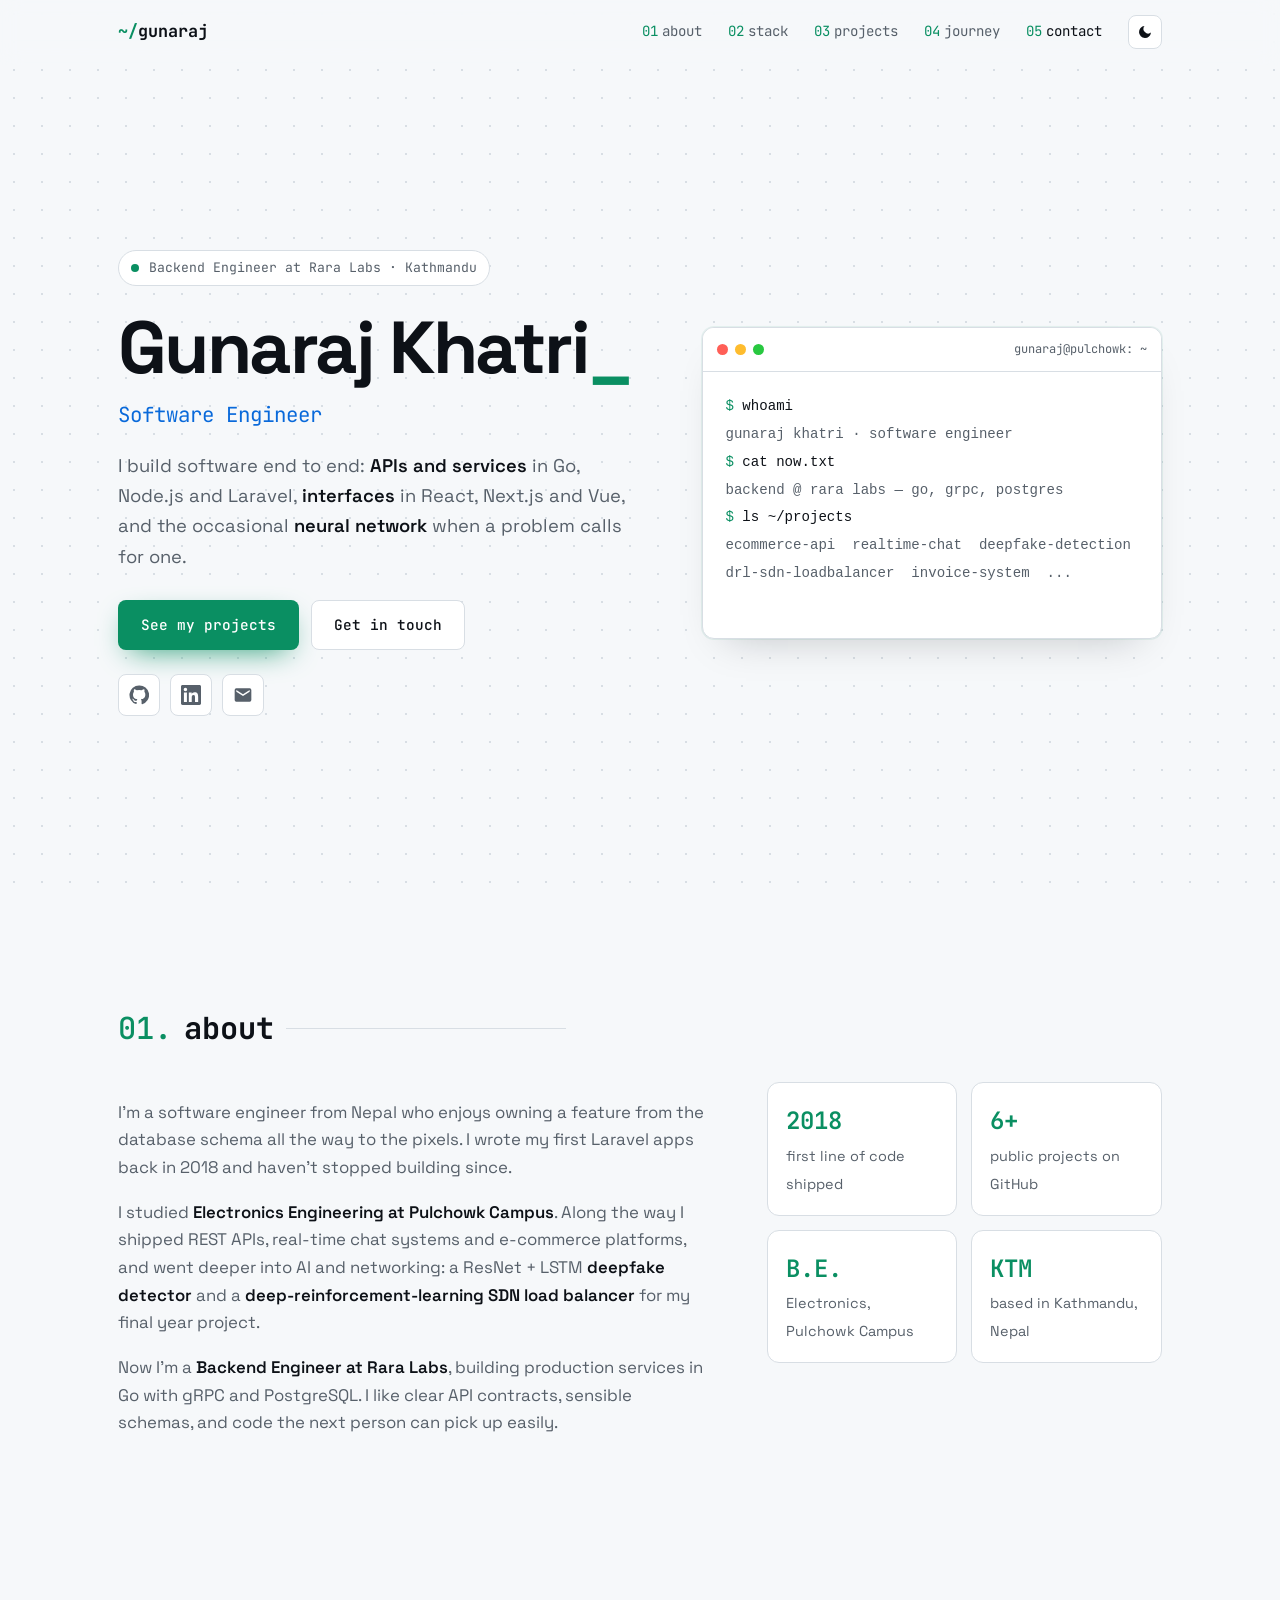
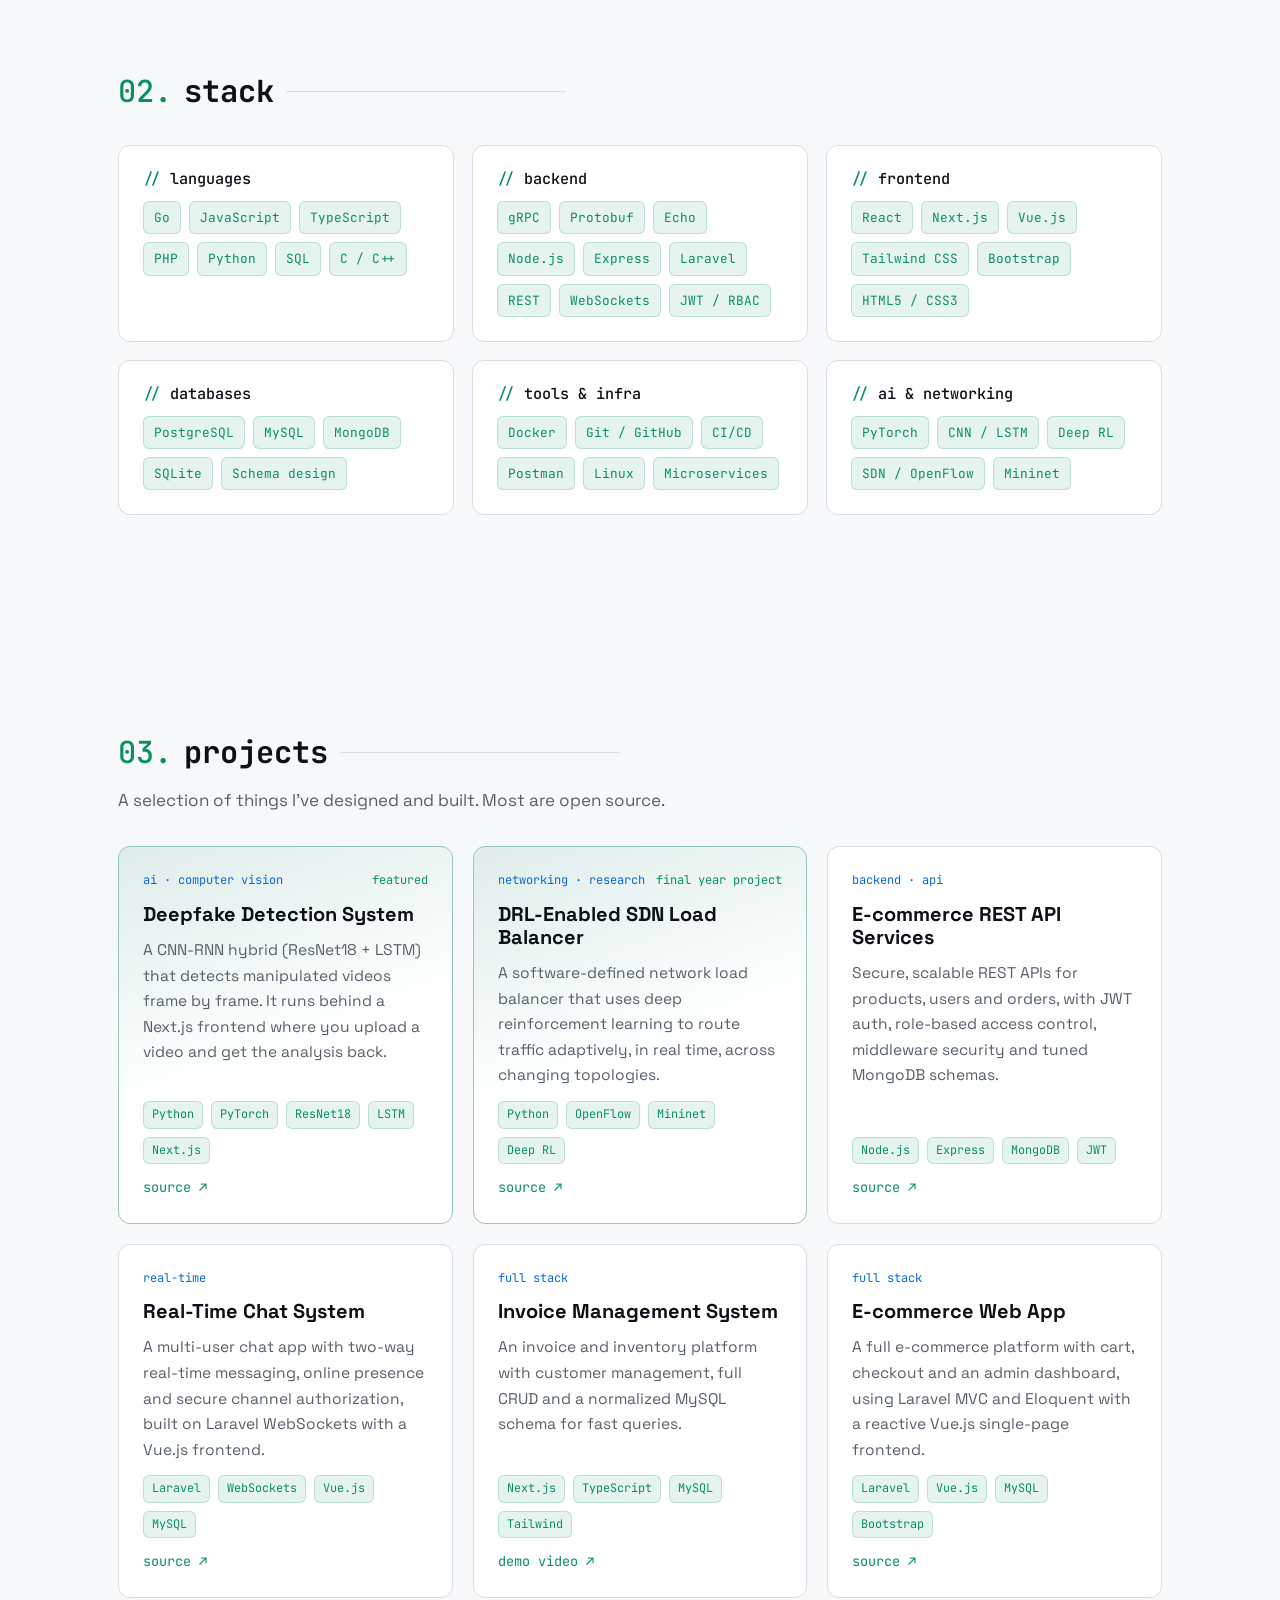
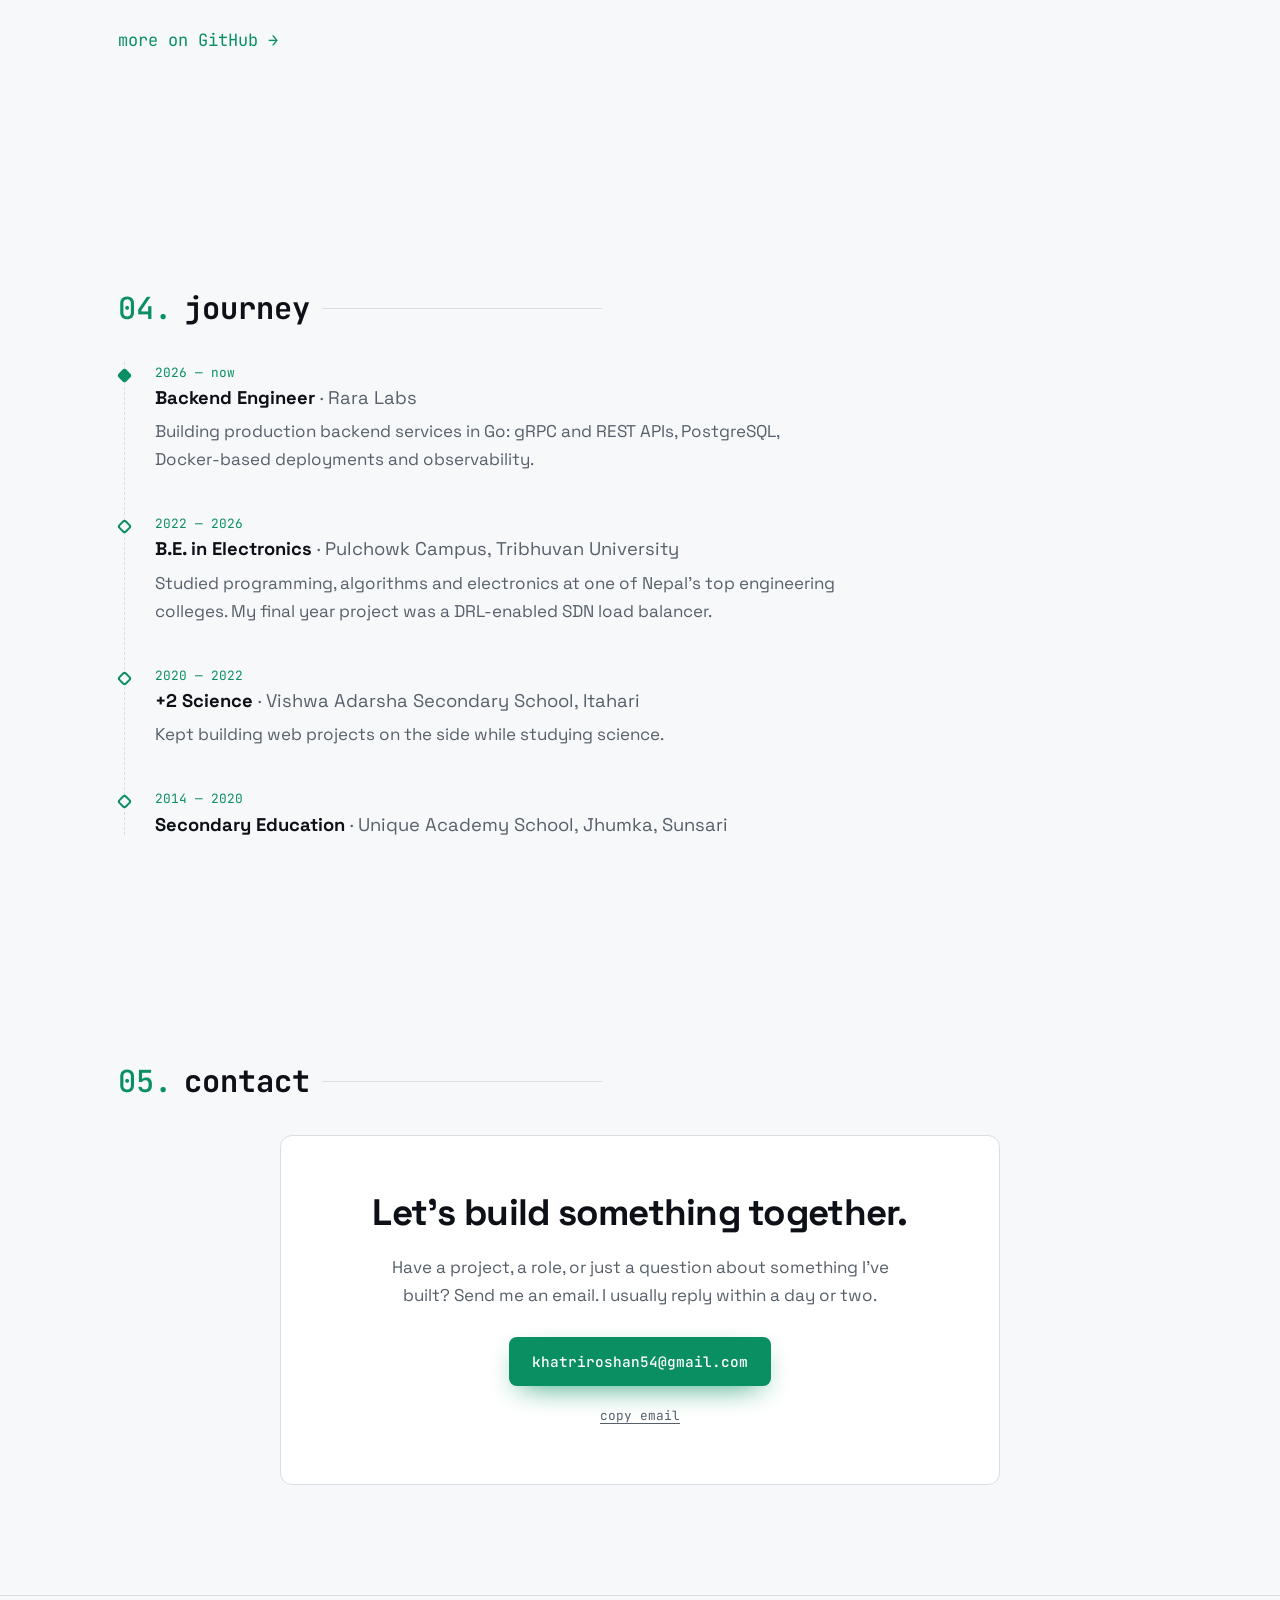
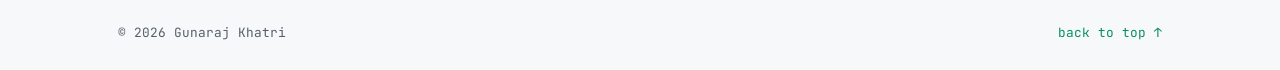
<file: index.html>
<!DOCTYPE html>
<html lang="en">
<head>
  <meta charset="UTF-8" />
  <meta name="viewport" content="width=device-width, initial-scale=1.0" />
  <title>Gunaraj Khatri — Software Engineer</title>
  <meta name="description" content="Gunaraj Khatri is a software engineer in Kathmandu who builds full-stack web apps, backend services in Go and Node.js, and AI projects." />
  <meta name="author" content="Gunaraj Khatri" />

  <meta property="og:type" content="website" />
  <meta property="og:title" content="Gunaraj Khatri — Software Engineer" />
  <meta property="og:description" content="Full-stack web apps, backend services in Go and Node.js, and AI projects." />
  <meta name="twitter:card" content="summary" />
  <meta name="theme-color" content="#0a0e14" />
  <link rel="icon" href="assets/img/favicon.svg" type="image/svg+xml" />

  <link rel="preconnect" href="https://fonts.googleapis.com" />
  <link rel="preconnect" href="https://fonts.gstatic.com" crossorigin />
  <link href="https://fonts.googleapis.com/css2?family=JetBrains+Mono:wght@400;500;700&family=Space+Grotesk:wght@400;500;600;700&display=swap" rel="stylesheet" />
  <link rel="stylesheet" href="assets/css/style.css" />

  <script type="application/ld+json">
  {
    "@context": "https://schema.org",
    "@type": "Person",
    "name": "Gunaraj Khatri",
    "jobTitle": "Software Engineer",
    "worksFor": { "@type": "Organization", "name": "Rara Labs" },
    "alumniOf": { "@type": "CollegeOrUniversity", "name": "Pulchowk Campus, Tribhuvan University" },
    "address": { "@type": "PostalAddress", "addressLocality": "Kathmandu", "addressCountry": "NP" },
    "sameAs": [
      "https://github.com/GunarajKhatri",
      "https://linkedin.com/in/gunaraj-khatri-775045199"
    ]
  }
  </script>
  <script>
    document.documentElement.classList.add('js');
    try { var t = localStorage.getItem('theme'); if (t) document.documentElement.setAttribute('data-theme', t); } catch (e) {}
  </script>
</head>
<body>
  <a class="skip-link" href="#main">Skip to content</a>

  <header class="site-header" id="top">
    <nav class="nav container">
      <a href="#top" class="logo" aria-label="Home"><span class="prompt">~/</span>gunaraj</a>
      <button class="nav-toggle" aria-label="Open menu" aria-expanded="false" aria-controls="nav-links"><span></span><span></span><span></span></button>
      <ul class="nav-links" id="nav-links">
        <li><a href="#about"><i>01</i>about</a></li>
        <li><a href="#stack"><i>02</i>stack</a></li>
        <li><a href="#work"><i>03</i>projects</a></li>
        <li><a href="#journey"><i>04</i>journey</a></li>
        <li><a href="#contact"><i>05</i>contact</a></li>
        <li>
          <button class="theme-toggle" aria-label="Toggle light/dark theme" title="Toggle theme">
            <svg class="icon-sun" viewBox="0 0 24 24" width="16" height="16" aria-hidden="true"><circle cx="12" cy="12" r="4" fill="currentColor"/><g stroke="currentColor" stroke-width="2" stroke-linecap="round"><path d="M12 2v2M12 20v2M4.9 4.9l1.4 1.4M17.7 17.7l1.4 1.4M2 12h2M20 12h2M4.9 19.1l1.4-1.4M17.7 6.3l1.4-1.4"/></g></svg>
            <svg class="icon-moon" viewBox="0 0 24 24" width="16" height="16" aria-hidden="true"><path fill="currentColor" d="M21 12.8A9 9 0 1 1 11.2 3a7 7 0 0 0 9.8 9.8z"/></svg>
          </button>
        </li>
      </ul>
    </nav>
  </header>

  <main id="main">
    <!-- ================= HERO ================= -->
    <section class="hero container">
      <div class="hero-text">
        <p class="status"><span class="dot"></span>Backend Engineer at Rara Labs · Kathmandu</p>
        <h1>Gunaraj Khatri<span class="caret">_</span></h1>
        <p class="tagline">Software Engineer</p>
        <p class="lead">
          I build software end to end: <strong>APIs and services</strong> in Go, Node.js and Laravel,
          <strong>interfaces</strong> in React, Next.js and Vue, and the occasional
          <strong>neural network</strong> when a problem calls for one.
        </p>
        <div class="hero-cta">
          <a href="#work" class="btn btn-primary">See my projects</a>
          <a href="#contact" class="btn btn-ghost">Get in touch</a>
        </div>
        <ul class="socials" aria-label="Profiles">
          <li><a href="https://github.com/GunarajKhatri" target="_blank" rel="noopener" aria-label="GitHub"><svg viewBox="0 0 24 24" width="20" height="20"><path fill="currentColor" d="M12 .5a11.5 11.5 0 0 0-3.6 22.4c.6.1.8-.3.8-.6v-2c-3.2.7-3.9-1.5-3.9-1.5-.5-1.3-1.3-1.7-1.3-1.7-1-.7.1-.7.1-.7 1.2.1 1.8 1.2 1.8 1.2 1 1.8 2.8 1.3 3.5 1 .1-.8.4-1.3.7-1.6-2.6-.3-5.3-1.3-5.3-5.7 0-1.3.5-2.3 1.2-3.1-.1-.3-.5-1.5.1-3.1 0 0 1-.3 3.2 1.2a11 11 0 0 1 5.8 0c2.2-1.5 3.2-1.2 3.2-1.2.6 1.6.2 2.8.1 3.1.8.8 1.2 1.9 1.2 3.1 0 4.4-2.7 5.4-5.3 5.7.4.4.8 1.1.8 2.2v3.2c0 .3.2.7.8.6A11.5 11.5 0 0 0 12 .5z"/></svg></a></li>
          <li><a href="https://linkedin.com/in/gunaraj-khatri-775045199" target="_blank" rel="noopener" aria-label="LinkedIn"><svg viewBox="0 0 24 24" width="20" height="20"><path fill="currentColor" d="M20.4 20.5h-3.6v-5.6c0-1.3 0-3-1.8-3s-2.1 1.4-2.1 2.9v5.7H9.4V9h3.4v1.6h.1c.5-.9 1.6-1.8 3.4-1.8 3.6 0 4.3 2.4 4.3 5.5v6.2zM5.3 7.4a2.1 2.1 0 1 1 0-4.2 2.1 2.1 0 0 1 0 4.2zM7.1 20.5H3.5V9h3.6v11.5zM22.2 0H1.8C.8 0 0 .8 0 1.7v20.6c0 .9.8 1.7 1.8 1.7h20.4c1 0 1.8-.8 1.8-1.7V1.7C24 .8 23.2 0 22.2 0z"/></svg></a></li>
          <li><a href="mailto:khatriroshan54@gmail.com" aria-label="Email"><svg viewBox="0 0 24 24" width="20" height="20"><path fill="currentColor" d="M20 4H4a2 2 0 0 0-2 2v12a2 2 0 0 0 2 2h16a2 2 0 0 0 2-2V6a2 2 0 0 0-2-2zm0 4.2-8 5-8-5V6l8 5 8-5v2.2z"/></svg></a></li>
        </ul>
      </div>

      <div class="terminal" aria-label="Terminal summary">
        <div class="term-bar"><span></span><span></span><span></span><em>gunaraj@pulchowk: ~</em></div>
        <pre class="term-body" id="term"><code><span class="l"><b>$</b> whoami</span>
<span class="l o">gunaraj khatri · software engineer</span>
<span class="l"><b>$</b> cat now.txt</span>
<span class="l o">backend @ rara labs — go, grpc, postgres</span>
<span class="l"><b>$</b> ls ~/projects</span>
<span class="l o">ecommerce-api  realtime-chat  deepfake-detection
drl-sdn-loadbalancer  invoice-system  ...</span>
<span class="l"><b>$</b> <span class="cursor"></span></span></code></pre>
      </div>
    </section>

    <!-- ================= ABOUT ================= -->
    <section id="about" class="section container">
      <h2 class="section-title reveal"><i>01.</i> about</h2>
      <div class="about-grid">
        <div class="about-text reveal">
          <p>
            I'm a software engineer from Nepal who enjoys owning a feature from the database
            schema all the way to the pixels. I wrote my first Laravel apps back in 2018 and
            haven't stopped building since.
          </p>
          <p>
            I studied <strong>Electronics Engineering at Pulchowk Campus</strong>. Along the way I
            shipped REST APIs, real-time chat systems and e-commerce platforms, and went deeper
            into AI and networking: a ResNet + LSTM <strong>deepfake detector</strong> and a
            <strong>deep-reinforcement-learning SDN load balancer</strong> for my final year project.
          </p>
          <p>
            Now I'm a <strong>Backend Engineer at Rara Labs</strong>, building production services in
            Go with gRPC and PostgreSQL. I like clear API contracts, sensible schemas, and code the
            next person can pick up easily.
          </p>
        </div>
        <ul class="facts reveal">
          <li><strong>2018</strong><span>first line of code shipped</span></li>
          <li><strong>6+</strong><span>public projects on GitHub</span></li>
          <li><strong>B.E.</strong><span>Electronics, Pulchowk Campus</span></li>
          <li><strong>KTM</strong><span>based in Kathmandu, Nepal</span></li>
        </ul>
      </div>
    </section>

    <!-- ================= STACK ================= -->
    <section id="stack" class="section container">
      <h2 class="section-title reveal"><i>02.</i> stack</h2>
      <div class="stack-grid">
        <div class="card reveal">
          <h3><span>//</span> languages</h3>
          <ul class="tags"><li>Go</li><li>JavaScript</li><li>TypeScript</li><li>PHP</li><li>Python</li><li>SQL</li><li>C / C++</li></ul>
        </div>
        <div class="card reveal">
          <h3><span>//</span> backend</h3>
          <ul class="tags"><li>gRPC</li><li>Protobuf</li><li>Echo</li><li>Node.js</li><li>Express</li><li>Laravel</li><li>REST</li><li>WebSockets</li><li>JWT / RBAC</li></ul>
        </div>
        <div class="card reveal">
          <h3><span>//</span> frontend</h3>
          <ul class="tags"><li>React</li><li>Next.js</li><li>Vue.js</li><li>Tailwind CSS</li><li>Bootstrap</li><li>HTML5 / CSS3</li></ul>
        </div>
        <div class="card reveal">
          <h3><span>//</span> databases</h3>
          <ul class="tags"><li>PostgreSQL</li><li>MySQL</li><li>MongoDB</li><li>SQLite</li><li>Schema design</li></ul>
        </div>
        <div class="card reveal">
          <h3><span>//</span> tools &amp; infra</h3>
          <ul class="tags"><li>Docker</li><li>Git / GitHub</li><li>CI/CD</li><li>Postman</li><li>Linux</li><li>Microservices</li></ul>
        </div>
        <div class="card reveal">
          <h3><span>//</span> ai &amp; networking</h3>
          <ul class="tags"><li>PyTorch</li><li>CNN / LSTM</li><li>Deep RL</li><li>SDN / OpenFlow</li><li>Mininet</li></ul>
        </div>
      </div>
    </section>

    <!-- ================= PROJECTS ================= -->
    <section id="work" class="section container">
      <h2 class="section-title reveal"><i>03.</i> projects</h2>
      <p class="section-sub reveal">A selection of things I've designed and built. Most are open source.</p>
      <div class="work-grid">
        <article class="project card reveal featured">
          <header><span class="p-kind">ai · computer vision</span><span class="p-year">featured</span></header>
          <h3>Deepfake Detection System</h3>
          <p>A CNN-RNN hybrid (ResNet18 + LSTM) that detects manipulated videos frame by frame. It runs behind a Next.js frontend where you upload a video and get the analysis back.</p>
          <ul class="tags small"><li>Python</li><li>PyTorch</li><li>ResNet18</li><li>LSTM</li><li>Next.js</li></ul>
          <div class="p-links"><a href="https://github.com/GunarajKhatri/Deepfake-detection" target="_blank" rel="noopener">source ↗</a></div>
        </article>
        <article class="project card reveal featured">
          <header><span class="p-kind">networking · research</span><span class="p-year">final year project</span></header>
          <h3>DRL-Enabled SDN Load Balancer</h3>
          <p>A software-defined network load balancer that uses deep reinforcement learning to route traffic adaptively, in real time, across changing topologies.</p>
          <ul class="tags small"><li>Python</li><li>OpenFlow</li><li>Mininet</li><li>Deep RL</li></ul>
          <div class="p-links"><a href="https://github.com/GunarajKhatri/DRL-SDN-LoadBalancer" target="_blank" rel="noopener">source ↗</a></div>
        </article>
        <article class="project card reveal">
          <header><span class="p-kind">backend · api</span></header>
          <h3>E-commerce REST API Services</h3>
          <p>Secure, scalable REST APIs for products, users and orders, with JWT auth, role-based access control, middleware security and tuned MongoDB schemas.</p>
          <ul class="tags small"><li>Node.js</li><li>Express</li><li>MongoDB</li><li>JWT</li></ul>
          <div class="p-links"><a href="https://github.com/GunarajKhatri/ecommerce-api-services" target="_blank" rel="noopener">source ↗</a></div>
        </article>
        <article class="project card reveal">
          <header><span class="p-kind">real-time</span></header>
          <h3>Real-Time Chat System</h3>
          <p>A multi-user chat app with two-way real-time messaging, online presence and secure channel authorization, built on Laravel WebSockets with a Vue.js frontend.</p>
          <ul class="tags small"><li>Laravel</li><li>WebSockets</li><li>Vue.js</li><li>MySQL</li></ul>
          <div class="p-links"><a href="https://github.com/GunarajKhatri/Real-Time-Chat-System-Using-Laravel-web-sockets-and-Vue.js" target="_blank" rel="noopener">source ↗</a></div>
        </article>
        <article class="project card reveal">
          <header><span class="p-kind">full stack</span></header>
          <h3>Invoice Management System</h3>
          <p>An invoice and inventory platform with customer management, full CRUD and a normalized MySQL schema for fast queries.</p>
          <ul class="tags small"><li>Next.js</li><li>TypeScript</li><li>MySQL</li><li>Tailwind</li></ul>
          <div class="p-links"><a href="https://www.youtube.com/watch?v=qV0aS43EbL4" target="_blank" rel="noopener">demo video ↗</a></div>
        </article>
        <article class="project card reveal">
          <header><span class="p-kind">full stack</span></header>
          <h3>E-commerce Web App</h3>
          <p>A full e-commerce platform with cart, checkout and an admin dashboard, using Laravel MVC and Eloquent with a reactive Vue.js single-page frontend.</p>
          <ul class="tags small"><li>Laravel</li><li>Vue.js</li><li>MySQL</li><li>Bootstrap</li></ul>
          <div class="p-links"><a href="https://github.com/GunarajKhatri/Ecommerce-using-Laravel-and-Vue.js" target="_blank" rel="noopener">source ↗</a></div>
        </article>
      </div>
      <p class="more reveal"><a href="https://github.com/GunarajKhatri" target="_blank" rel="noopener">more on GitHub →</a></p>
    </section>

    <!-- ================= JOURNEY ================= -->
    <section id="journey" class="section container">
      <h2 class="section-title reveal"><i>04.</i> journey</h2>
      <ol class="timeline">
        <li class="reveal">
          <div class="tl-date">2026 — now</div>
          <div class="tl-body">
            <h3>Backend Engineer <span>· Rara Labs</span></h3>
            <p>Building production backend services in Go: gRPC and REST APIs, PostgreSQL, Docker-based deployments and observability.</p>
          </div>
        </li>
        <li class="reveal">
          <div class="tl-date">2022 — 2026</div>
          <div class="tl-body">
            <h3>B.E. in Electronics <span>· Pulchowk Campus, Tribhuvan University</span></h3>
            <p>Studied programming, algorithms and electronics at one of Nepal's top engineering colleges. My final year project was a DRL-enabled SDN load balancer.</p>
          </div>
        </li>
        <li class="reveal">
          <div class="tl-date">2020 — 2022</div>
          <div class="tl-body">
            <h3>+2 Science <span>· Vishwa Adarsha Secondary School, Itahari</span></h3>
            <p>Kept building web projects on the side while studying science.</p>
          </div>
        </li>
        <li class="reveal">
          <div class="tl-date">2014 — 2020</div>
          <div class="tl-body">
            <h3>Secondary Education <span>· Unique Academy School, Jhumka, Sunsari</span></h3>
          </div>
        </li>
      </ol>
    </section>

    <!-- ================= CONTACT ================= -->
    <section id="contact" class="section container contact">
      <h2 class="section-title reveal"><i>05.</i> contact</h2>
      <div class="contact-box card reveal">
        <h3>Let's build something together.</h3>
        <p>Have a project, a role, or just a question about something I've built? Send me an email. I usually reply within a day or two.</p>
        <a class="btn btn-primary" href="mailto:khatriroshan54@gmail.com">khatriroshan54@gmail.com</a>
        <p class="copy-hint"><button class="copy-btn" data-copy="khatriroshan54@gmail.com">copy email</button></p>
      </div>
    </section>
  </main>

  <footer class="site-footer">
    <div class="container">
      <p>© <span id="year">2026</span> Gunaraj Khatri</p>
      <a href="#top">back to top ↑</a>
    </div>
  </footer>

  <script src="assets/js/main.js" defer></script>
</body>
</html>
</file>
<file: assets/css/style.css>
/* ============ TOKENS (dark is default) ============ */
:root {
  --bg: #0a0e14;
  --bg-alt: #0f151e;
  --surface: #121a25;
  --text: #e6edf3;
  --muted: #8b98a8;
  --border: #1f2a37;
  --accent: #3ee6a8;
  --accent-2: #4cc9f0;
  --accent-soft: rgba(62, 230, 168, 0.1);
  --on-accent: #04140d;
  --shadow: 0 20px 40px -20px rgba(0, 0, 0, 0.7);
  --mono: "JetBrains Mono", ui-monospace, SFMono-Regular, Menlo, monospace;
  --sans: "Space Grotesk", system-ui, -apple-system, Segoe UI, sans-serif;
  --radius: 12px;
  --max: 1100px;
  color-scheme: dark;
}
:root[data-theme="light"] {
  --bg: #f6f8fa;
  --bg-alt: #ffffff;
  --surface: #ffffff;
  --text: #0d1117;
  --muted: #57606a;
  --border: #d8dee4;
  --accent: #0a8f62;
  --accent-2: #0969da;
  --accent-soft: rgba(10, 143, 98, 0.1);
  --on-accent: #ffffff;
  --shadow: 0 20px 40px -24px rgba(13, 17, 23, 0.25);
  color-scheme: light;
}
@media (prefers-color-scheme: light) {
  :root:not([data-theme="dark"]) {
    --bg: #f6f8fa;
    --bg-alt: #ffffff;
    --surface: #ffffff;
    --text: #0d1117;
    --muted: #57606a;
    --border: #d8dee4;
    --accent: #0a8f62;
    --accent-2: #0969da;
    --accent-soft: rgba(10, 143, 98, 0.1);
    --on-accent: #ffffff;
    --shadow: 0 20px 40px -24px rgba(13, 17, 23, 0.25);
    color-scheme: light;
  }
}

/* ============ BASE ============ */
*, *::before, *::after { box-sizing: border-box; }
html { scroll-behavior: smooth; scroll-padding-top: 76px; }
body {
  margin: 0; background: var(--bg); color: var(--text);
  font-family: var(--sans); font-size: 17px; line-height: 1.65;
  -webkit-font-smoothing: antialiased;
  background-image: radial-gradient(var(--border) 1px, transparent 1px);
  background-size: 28px 28px;
  background-attachment: fixed;
}
a { color: var(--accent); text-decoration: none; }
a:hover { text-decoration: underline; text-underline-offset: 3px; }
h1, h2, h3 { line-height: 1.15; margin: 0 0 0.5em; }
ul, ol { list-style: none; margin: 0; padding: 0; }
strong { color: var(--text); font-weight: 600; }
:focus-visible { outline: 2px solid var(--accent); outline-offset: 3px; border-radius: 4px; }
.container { width: 100%; max-width: var(--max); margin: 0 auto; padding: 0 16px; }
@media (min-width: 640px) { .container { padding: 0 28px; } }
.skip-link { position: absolute; left: -999px; top: 8px; background: var(--accent); color: var(--on-accent); padding: 8px 12px; border-radius: 6px; z-index: 100; }
.skip-link:focus { left: 8px; }

/* ============ HEADER ============ */
.site-header {
  position: sticky; top: 0; z-index: 50;
  background: color-mix(in srgb, var(--bg) 82%, transparent);
  backdrop-filter: blur(10px); -webkit-backdrop-filter: blur(10px);
  border-bottom: 1px solid transparent; transition: border-color .3s;
}
.site-header.scrolled { border-bottom-color: var(--border); }
.nav { height: 64px; display: flex; align-items: center; justify-content: space-between; }
.logo { font-family: var(--mono); font-weight: 700; color: var(--text); font-size: 1.05rem; }
.logo .prompt { color: var(--accent); }
.logo:hover { text-decoration: none; }
.nav-links { display: flex; align-items: center; gap: 26px; font-family: var(--mono); font-size: 0.88rem; }
.nav-links a { color: var(--muted); }
.nav-links a i { font-style: normal; color: var(--accent); margin-right: 4px; }
.nav-links a:hover, .nav-links a.active { color: var(--text); text-decoration: none; }
.theme-toggle {
  display: grid; place-items: center; width: 34px; height: 34px; cursor: pointer;
  border-radius: 8px; border: 1px solid var(--border); background: var(--surface); color: var(--text);
}
.theme-toggle .icon-moon { display: none; }
:root[data-theme="light"] .theme-toggle .icon-moon { display: block; }
:root[data-theme="light"] .theme-toggle .icon-sun { display: none; }
@media (prefers-color-scheme: light) {
  :root:not([data-theme="dark"]) .theme-toggle .icon-moon { display: block; }
  :root:not([data-theme="dark"]) .theme-toggle .icon-sun { display: none; }
}
.nav-toggle { display: none; flex-direction: column; gap: 5px; background: none; border: 0; padding: 8px; cursor: pointer; }
.nav-toggle span { width: 22px; height: 2px; background: var(--text); transition: .3s; }
@media (max-width: 760px) {
  .nav-toggle { display: flex; }
  .nav-links {
    position: fixed; inset: 64px 0 auto 0; flex-direction: column; align-items: flex-start; gap: 0;
    background: var(--bg-alt); border-bottom: 1px solid var(--border); padding: 8px 16px 20px;
    transform: translateY(-130%); transition: transform .3s ease; box-shadow: var(--shadow);
  }
  .nav-links.open { transform: none; }
  .nav-links li { width: 100%; }
  .nav-links a { display: block; padding: 12px 0; font-size: 1rem; }
  .nav-links .theme-toggle { margin-top: 8px; }
  .nav-toggle[aria-expanded="true"] span:nth-child(1) { transform: translateY(7px) rotate(45deg); }
  .nav-toggle[aria-expanded="true"] span:nth-child(2) { opacity: 0; }
  .nav-toggle[aria-expanded="true"] span:nth-child(3) { transform: translateY(-7px) rotate(-45deg); }
}

/* ============ BUTTONS ============ */
.btn {
  display: inline-flex; align-items: center; justify-content: center; gap: 8px;
  font-family: var(--mono); font-size: 0.9rem; font-weight: 500;
  padding: 12px 22px; border-radius: 8px; border: 1px solid transparent; cursor: pointer;
  transition: transform .2s, box-shadow .2s, border-color .2s, color .2s;
}
.btn:hover { text-decoration: none; transform: translateY(-2px); }
.btn-primary { background: var(--accent); color: var(--on-accent); box-shadow: 0 10px 30px -12px var(--accent); }
.btn-ghost { border-color: var(--border); color: var(--text); background: var(--surface); }
.btn-ghost:hover { border-color: var(--accent); color: var(--accent); }

/* ============ HERO ============ */
.hero {
  display: grid; grid-template-columns: 1.15fr 1fr; gap: 56px; align-items: center;
  min-height: calc(100vh - 64px); padding-top: 48px; padding-bottom: 48px;
}
.status {
  display: inline-flex; align-items: center; gap: 10px; margin: 0 0 20px;
  font-family: var(--mono); font-size: 0.82rem; color: var(--muted);
  border: 1px solid var(--border); background: var(--surface); padding: 6px 12px; border-radius: 999px;
}
.dot { width: 8px; height: 8px; border-radius: 50%; background: var(--accent); box-shadow: 0 0 0 0 var(--accent); animation: pulse 2s infinite; }
@keyframes pulse { 0% { box-shadow: 0 0 0 0 color-mix(in srgb, var(--accent) 60%, transparent); } 100% { box-shadow: 0 0 0 10px transparent; } }
.hero h1 { font-size: clamp(2.6rem, 7vw, 4.6rem); font-weight: 700; letter-spacing: -0.035em; margin-bottom: 0.1em; }
.tagline { font-family: var(--mono); font-size: clamp(1.05rem, 2.4vw, 1.3rem); color: var(--accent-2); margin: 0 0 18px; }
.caret { color: var(--accent); animation: blink 1.1s steps(1) infinite; }
@keyframes blink { 50% { opacity: 0; } }
.lead { font-size: 1.15rem; color: var(--muted); max-width: 540px; }
.hero-cta { display: flex; flex-wrap: wrap; gap: 12px; margin: 28px 0 24px; }
.socials { display: flex; gap: 10px; }
.socials a {
  display: grid; place-items: center; width: 42px; height: 42px; border-radius: 8px;
  border: 1px solid var(--border); background: var(--surface); color: var(--muted); transition: .2s;
}
.socials a:hover { color: var(--accent); border-color: var(--accent); transform: translateY(-2px); }

.terminal {
  border: 1px solid var(--border); border-radius: var(--radius); overflow: hidden;
  background: var(--bg-alt); box-shadow: var(--shadow), 0 0 0 1px color-mix(in srgb, var(--accent) 8%, transparent);
  min-width: 0;
}
.term-bar { display: flex; align-items: center; gap: 7px; padding: 12px 14px; border-bottom: 1px solid var(--border); background: var(--surface); }
.term-bar span { width: 11px; height: 11px; border-radius: 50%; background: #ff5f57; }
.term-bar span:nth-child(2) { background: #febc2e; }
.term-bar span:nth-child(3) { background: #28c840; }
.term-bar em { margin-left: auto; font-style: normal; font-family: var(--mono); font-size: 0.75rem; color: var(--muted); }
.term-body { margin: 0; padding: 20px 22px 24px; font-family: var(--mono); font-size: 0.88rem; line-height: 1.9; overflow-x: auto; white-space: pre-wrap; word-break: break-word; }
.term-body b { color: var(--accent); font-weight: 500; }
.term-body .o { color: var(--muted); }
.cursor { display: inline-block; width: 8px; height: 1.1em; vertical-align: -3px; background: var(--accent); animation: blink 1.1s steps(1) infinite; }
.js .term-body .l { opacity: 0; }
.js .term-body .l.show { opacity: 1; }

@media (max-width: 880px) {
  .hero { grid-template-columns: 1fr; min-height: auto; padding-top: 56px; gap: 40px; }
}

/* ============ SECTIONS ============ */
.section { padding: 100px 16px; }
@media (min-width: 640px) { .section { padding: 110px 28px; } }
.section-title {
  font-family: var(--mono); font-size: clamp(1.4rem, 3.5vw, 1.9rem); font-weight: 700;
  display: flex; align-items: center; gap: 12px; margin-bottom: 36px;
}
.section-title i { font-style: normal; color: var(--accent); font-weight: 500; }
.section-title::after { content: ""; flex: 1; max-width: 280px; height: 1px; background: var(--border); }
.section-sub { color: var(--muted); margin: -20px 0 32px; }

.card {
  background: var(--surface); border: 1px solid var(--border); border-radius: var(--radius); padding: 24px;
  transition: transform .25s, border-color .25s, box-shadow .25s;
}
.card:hover { transform: translateY(-3px); border-color: color-mix(in srgb, var(--accent) 45%, var(--border)); box-shadow: var(--shadow); }

/* About */
.about-grid { display: grid; grid-template-columns: 1.5fr 1fr; gap: 56px; align-items: start; }
.about-text p { color: var(--muted); font-size: 1.05rem; }
.facts { display: grid; grid-template-columns: 1fr 1fr; gap: 14px; }
.facts li { background: var(--surface); border: 1px solid var(--border); border-radius: var(--radius); padding: 18px; }
.facts strong { display: block; font-family: var(--mono); font-size: 1.5rem; color: var(--accent); }
.facts span { color: var(--muted); font-size: 0.9rem; }
@media (max-width: 800px) { .about-grid { grid-template-columns: 1fr; gap: 32px; } }

/* Stack */
.stack-grid { display: grid; grid-template-columns: repeat(auto-fit, minmax(260px, 1fr)); gap: 18px; }
.stack-grid h3 { font-family: var(--mono); font-size: 0.95rem; font-weight: 500; margin-bottom: 14px; }
.stack-grid h3 span { color: var(--accent); }
.tags { display: flex; flex-wrap: wrap; gap: 8px; }
.tags li {
  font-family: var(--mono); font-size: 0.8rem; padding: 5px 10px; border-radius: 6px;
  background: var(--accent-soft); color: var(--accent); border: 1px solid color-mix(in srgb, var(--accent) 20%, transparent);
}
.tags.small li { font-size: 0.74rem; padding: 3px 8px; }

/* Work */
.work-grid { display: grid; grid-template-columns: repeat(auto-fit, minmax(300px, 1fr)); gap: 20px; }
.project { display: flex; flex-direction: column; gap: 12px; }
.project header { display: flex; justify-content: space-between; font-family: var(--mono); font-size: 0.75rem; color: var(--muted); }
.p-kind { color: var(--accent-2); }
.project h3 { font-size: 1.25rem; margin: 0; }
.project p { color: var(--muted); margin: 0; flex: 1; font-size: 0.97rem; }
.p-links { font-family: var(--mono); font-size: 0.85rem; }
.project.featured { border-color: color-mix(in srgb, var(--accent) 30%, var(--border)); background: linear-gradient(160deg, var(--accent-soft), var(--surface) 55%); }
.project.featured .p-year { color: var(--accent); }
.more { margin-top: 28px; font-family: var(--mono); }

/* Journey */
.timeline { position: relative; margin-left: 6px; border-left: 1px dashed var(--border); }
.timeline li { position: relative; padding: 0 0 40px 30px; }
.timeline li:last-child { padding-bottom: 0; }
.timeline li::before {
  content: ""; position: absolute; left: -6px; top: 8px; width: 11px; height: 11px;
  background: var(--bg); border: 2px solid var(--accent); border-radius: 3px; transform: rotate(45deg);
}
.timeline li:first-child::before { background: var(--accent); }
.tl-date { font-family: var(--mono); font-size: 0.8rem; color: var(--accent); margin-bottom: 4px; }
.tl-body h3 { font-size: 1.15rem; }
.tl-body h3 span { color: var(--muted); font-weight: 400; }
.tl-body p { color: var(--muted); margin: 0; max-width: 680px; }

/* Contact */
.contact-box { text-align: center; padding: 56px 24px; max-width: 720px; margin: 0 auto; }
.contact-box:hover { transform: none; }
.contact-box h3 { font-size: clamp(1.6rem, 4vw, 2.3rem); letter-spacing: -0.02em; }
.contact-box p { color: var(--muted); max-width: 520px; margin: 0 auto 28px; }
.contact-box .btn { word-break: break-all; }
.copy-hint { margin: 14px auto 0 !important; }
.copy-btn { background: none; border: 0; color: var(--muted); font-family: var(--mono); font-size: 0.8rem; cursor: pointer; text-decoration: underline; text-underline-offset: 3px; }
.copy-btn:hover { color: var(--accent); }

/* Footer */
.site-footer { border-top: 1px solid var(--border); padding: 26px 0; font-family: var(--mono); font-size: 0.8rem; color: var(--muted); background: var(--bg); }
.site-footer .container { display: flex; justify-content: space-between; flex-wrap: wrap; gap: 10px; }
.site-footer p { margin: 0; }

/* Reveal */
.js .reveal { opacity: 0; transform: translateY(20px); transition: opacity .6s ease, transform .6s ease; }
.js .reveal.visible { opacity: 1; transform: none; }

@media (prefers-reduced-motion: reduce) {
  html { scroll-behavior: auto; }
  *, *::before, *::after { animation: none !important; transition: none !important; }
  .js .reveal, .js .term-body .l { opacity: 1; transform: none; }
}
</file>
